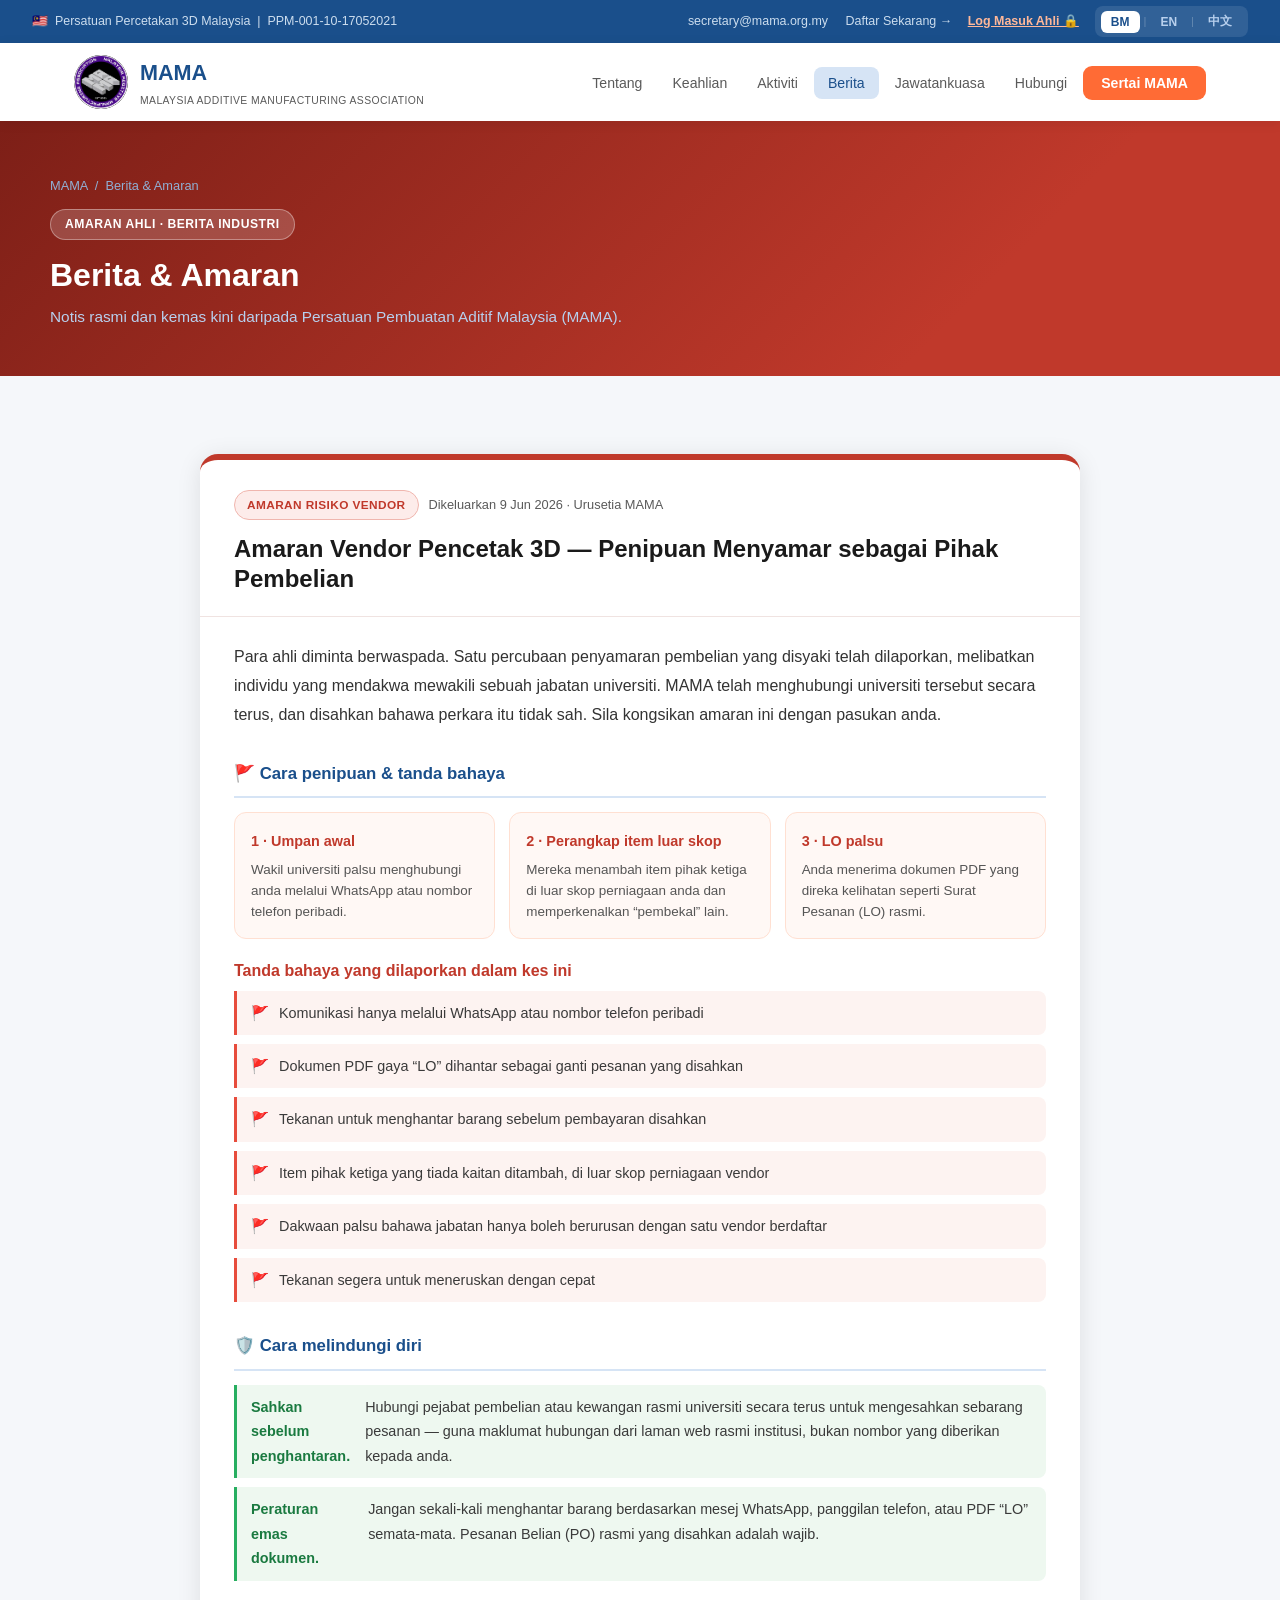
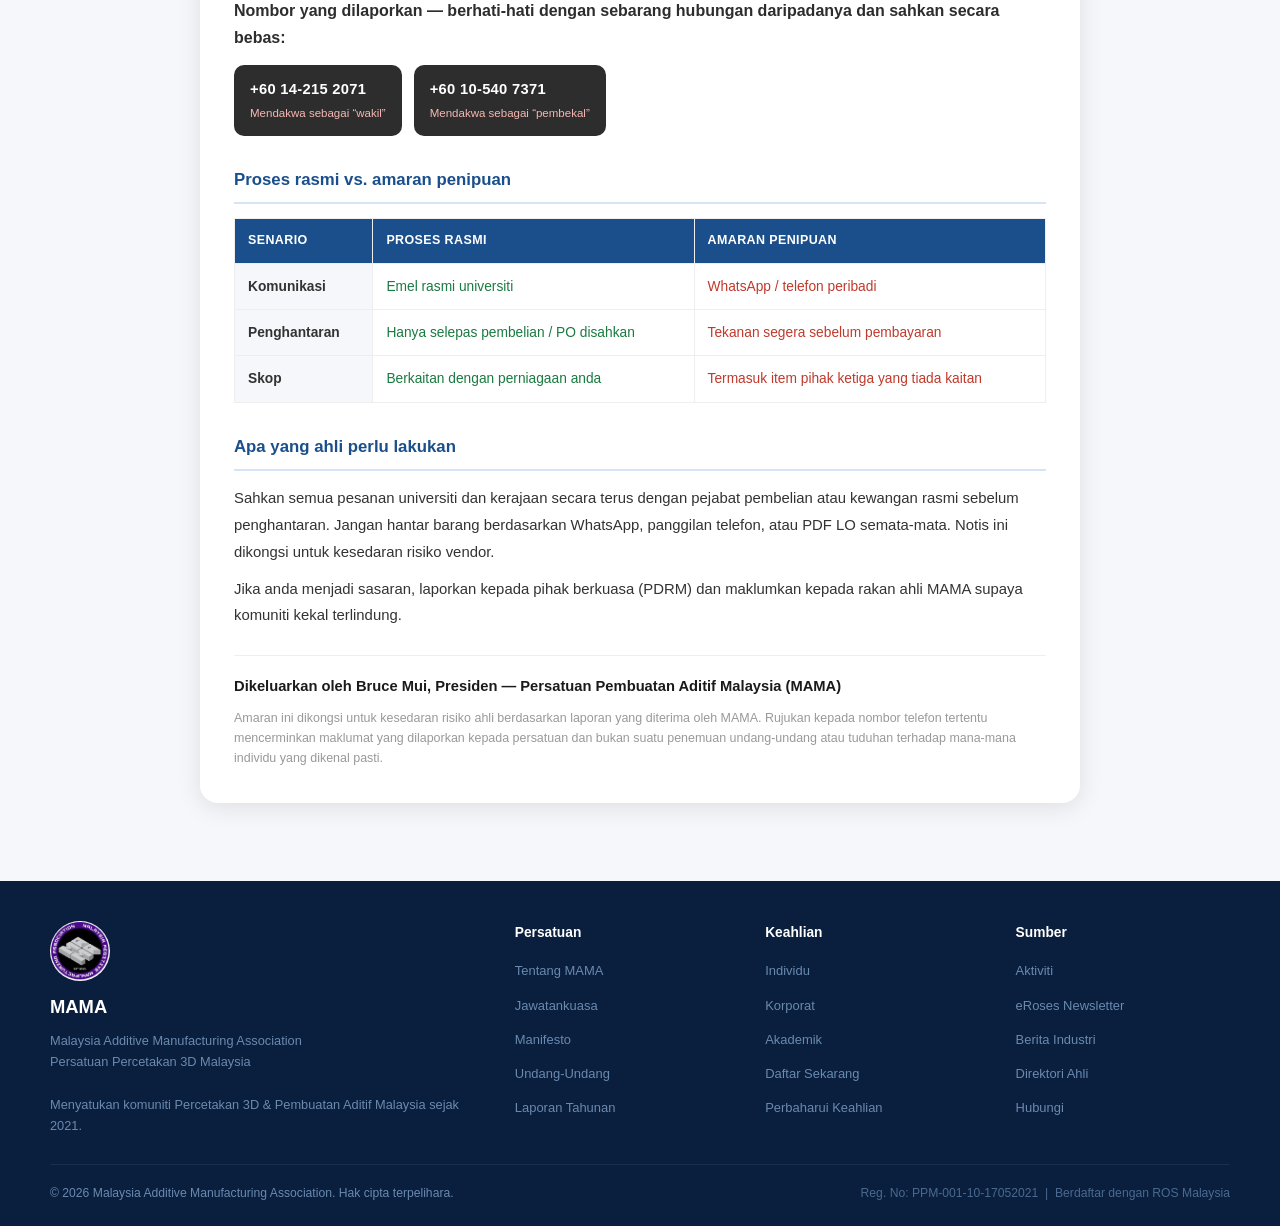
<file: news.html>
<!DOCTYPE html>
<html lang="ms">
<head>
  <meta charset="UTF-8" />
  <meta name="viewport" content="width=device-width, initial-scale=1.0" />
  <title>Berita & Amaran — MAMA | 3D Printer Vendor Alert</title>
  <meta name="description" content="Amaran rasmi MAMA: penipuan menyamar sebagai pihak pembelian universiti menyasarkan vendor pencetakan 3D. Sahkan semua pesanan sebelum penghantaran." />
  <meta name="keywords" content="berita 3D printing, amaran penipuan, MAMA, percetakan 3D Malaysia" />
  <link rel="canonical" href="https://mama.org.my/news.html" />
  <link rel="alternate" hreflang="ms" href="https://mama.org.my/news.html" />
  <link rel="alternate" hreflang="en" href="https://mama.org.my/news.html?lang=en" />
  <link rel="alternate" hreflang="zh" href="https://mama.org.my/news.html?lang=zh" />
  <link rel="alternate" hreflang="x-default" href="https://mama.org.my/news.html" />
  <link rel="stylesheet" href="mama.css" />
</head>
<body>

<!-- TOPBAR -->
<div id="topbar">
  <span class="topbar-left">🇲🇾 &nbsp;<span data-i18n="topbar_reg">Persatuan Percetakan 3D Malaysia</span> &nbsp;|&nbsp; PPM-001-10-17052021</span>
  <div style="display:flex;align-items:center;gap:16px;">
    <span>
      <a href="mailto:secretary@mama.org.my">secretary@mama.org.my</a>
      <a href="register.html" data-i18n="topbar_join">Daftar Sekarang →</a>
      <a href="member.html" data-i18n="topbar_login" style="margin-left:12px; font-weight:700; color:#FFb899; text-decoration:underline;">Log Masuk Ahli 🔒</a>
    </span>
    <!-- LANGUAGE SWITCHER -->
    <div class="lang-switcher">
      <button class="lang-btn active" onclick="setLang('ms')">BM</button>
      <span class="lang-sep">|</span>
      <button class="lang-btn" onclick="setLang('en')">EN</button>
      <span class="lang-sep">|</span>
      <button class="lang-btn" onclick="setLang('zh')">中文</button>
    </div>
  </div>
</div>

<!-- NAVBAR -->
<nav>
  <div class="nav-inner">
    <a href="index.html" class="logo">
      <div class="logo-badge">
        <img src="mama_logo.png" alt="MAMA Logo" onerror="this.src='mama_logo.jpg'" />
      </div>
      <div class="logo-text">
        <div class="abbr">MAMA</div>
        <div class="full" data-i18n="logo_full">Malaysia Additive Manufacturing Association</div>
      </div>
    </a>
    <ul class="nav-links">
      <li><a href="index.html#about" data-i18n="nav_about">Tentang</a></li>
      <li><a href="index.html#membership" data-i18n="nav_membership">Keahlian</a></li>
      <li><a href="index.html#events" data-i18n="nav_events">Aktiviti</a></li>
      <li><a href="news.html" class="active" data-i18n="nav_news">Berita</a></li>
      <li><a href="index.html#committee" data-i18n="nav_committee">Jawatankuasa</a></li>
      <li><a href="index.html#contact" data-i18n="nav_contact">Hubungi</a></li>
      <li><a href="register.html" class="nav-cta" data-i18n="nav_join">Sertai MAMA</a></li>
    </ul>
  </div>
</nav>

<!-- SUB-PAGE HERO -->
<div class="subpage-hero alert">
  <div class="sp-inner">
    <div class="crumb"><a href="index.html">MAMA</a> &nbsp;/&nbsp; <span data-i18n="na_hero_title">Berita & Amaran</span></div>
    <div class="sp-tag" data-i18n="na_hero_tag">Amaran Ahli · Berita Industri</div>
    <h1 data-i18n="na_hero_title">Berita & Amaran</h1>
    <p data-i18n="na_hero_sub">Notis rasmi dan kemas kini daripada Persatuan Pembuatan Aditif Malaysia (MAMA).</p>
  </div>
</div>

<!-- NEWS -->
<section id="news">
  <div class="news-wrap">
    <article class="alert-card">
      <div class="ac-head">
        <div class="ac-meta">
          <span class="ac-badge" data-i18n="na_badge">Amaran Risiko Vendor</span>
          <span class="ac-date" data-i18n="na_date">Dikeluarkan 9 Jun 2026 · Urusetia MAMA</span>
        </div>
        <h2 data-i18n="na_title">Amaran Vendor Pencetak 3D — Penipuan Menyamar sebagai Pihak Pembelian</h2>
      </div>
      <div class="ac-body">
        <p class="ac-lead" data-i18n="na_lead">Para ahli diminta berwaspada. Satu percubaan penyamaran pembelian yang disyaki telah dilaporkan, melibatkan individu yang mendakwa mewakili sebuah jabatan universiti. MAMA telah menghubungi universiti tersebut secara terus, dan disahkan bahawa perkara itu tidak sah. Sila kongsikan amaran ini dengan pasukan anda.</p>

        <h3 class="ac-h3" data-i18n="na_flow_h">🚩 Cara penipuan & tanda bahaya</h3>
        <div class="step-grid">
          <div class="step">
            <div class="st-t" data-i18n="na_flow1_t">1 · Umpan awal</div>
            <div class="st-d" data-i18n="na_flow1_d">Wakil universiti palsu menghubungi anda melalui WhatsApp atau nombor telefon peribadi.</div>
          </div>
          <div class="step">
            <div class="st-t" data-i18n="na_flow2_t">2 · Perangkap item luar skop</div>
            <div class="st-d" data-i18n="na_flow2_d">Mereka menambah item pihak ketiga di luar skop perniagaan anda dan memperkenalkan “pembekal” lain.</div>
          </div>
          <div class="step">
            <div class="st-t" data-i18n="na_flow3_t">3 · LO palsu</div>
            <div class="st-d" data-i18n="na_flow3_d">Anda menerima dokumen PDF yang direka kelihatan seperti Surat Pesanan (LO) rasmi.</div>
          </div>
        </div>
        <p style="font-weight:700;color:#c0392b;margin:18px 0 4px;" data-i18n="na_flags_h">Tanda bahaya yang dilaporkan dalam kes ini</p>
        <ul class="flag-list">
          <li data-i18n="na_flag1">Komunikasi hanya melalui WhatsApp atau nombor telefon peribadi</li>
          <li data-i18n="na_flag2">Dokumen PDF gaya “LO” dihantar sebagai ganti pesanan yang disahkan</li>
          <li data-i18n="na_flag3">Tekanan untuk menghantar barang sebelum pembayaran disahkan</li>
          <li data-i18n="na_flag4">Item pihak ketiga yang tiada kaitan ditambah, di luar skop perniagaan vendor</li>
          <li data-i18n="na_flag5">Dakwaan palsu bahawa jabatan hanya boleh berurusan dengan satu vendor berdaftar</li>
          <li data-i18n="na_flag6">Tekanan segera untuk meneruskan dengan cepat</li>
        </ul>

        <h3 class="ac-h3" data-i18n="na_shield_h">🛡️ Cara melindungi diri</h3>
        <ul class="shield-list">
          <li data-i18n="na_shield1"><strong>Sahkan sebelum penghantaran.</strong> Hubungi pejabat pembelian atau kewangan rasmi universiti secara terus untuk mengesahkan sebarang pesanan — guna maklumat hubungan dari laman web rasmi institusi, bukan nombor yang diberikan kepada anda.</li>
          <li data-i18n="na_shield2"><strong>Peraturan emas dokumen.</strong> Jangan sekali-kali menghantar barang berdasarkan mesej WhatsApp, panggilan telefon, atau PDF “LO” semata-mata. Pesanan Belian (PO) rasmi yang disahkan adalah wajib.</li>
        </ul>
        <p style="font-weight:700;margin:16px 0 4px;" data-i18n="na_shield3">Nombor yang dilaporkan — berhati-hati dengan sebarang hubungan daripadanya dan sahkan secara bebas:</p>
        <div class="num-chips">
          <div class="num-chip">+60 14-215 2071<span data-i18n="na_num1_l">Mendakwa sebagai “wakil”</span></div>
          <div class="num-chip">+60 10-540 7371<span data-i18n="na_num2_l">Mendakwa sebagai “pembekal”</span></div>
        </div>

        <h3 class="ac-h3" data-i18n="na_cmp_h">Proses rasmi vs. amaran penipuan</h3>
        <table class="cmp-table">
          <thead>
            <tr>
              <th data-i18n="na_cmp_scn">Senario</th>
              <th data-i18n="na_cmp_off">Proses rasmi</th>
              <th data-i18n="na_cmp_scm">Amaran penipuan</th>
            </tr>
          </thead>
          <tbody>
            <tr>
              <th data-i18n="na_r1_s">Komunikasi</th>
              <td class="col-ok" data-i18n="na_r1_o">Emel rasmi universiti</td>
              <td class="col-bad" data-i18n="na_r1_w">WhatsApp / telefon peribadi</td>
            </tr>
            <tr>
              <th data-i18n="na_r2_s">Penghantaran</th>
              <td class="col-ok" data-i18n="na_r2_o">Hanya selepas pembelian / PO disahkan</td>
              <td class="col-bad" data-i18n="na_r2_w">Tekanan segera sebelum pembayaran</td>
            </tr>
            <tr>
              <th data-i18n="na_r3_s">Skop</th>
              <td class="col-ok" data-i18n="na_r3_o">Berkaitan dengan perniagaan anda</td>
              <td class="col-bad" data-i18n="na_r3_w">Termasuk item pihak ketiga yang tiada kaitan</td>
            </tr>
          </tbody>
        </table>

        <h3 class="ac-h3" data-i18n="na_close_h">Apa yang ahli perlu lakukan</h3>
        <p style="font-size:0.93rem;color:#333;line-height:1.8;" data-i18n="na_close">Sahkan semua pesanan universiti dan kerajaan secara terus dengan pejabat pembelian atau kewangan rasmi sebelum penghantaran. Jangan hantar barang berdasarkan WhatsApp, panggilan telefon, atau PDF LO semata-mata. Notis ini dikongsi untuk kesedaran risiko vendor.</p>
        <p style="font-size:0.93rem;color:#333;line-height:1.8;margin-top:10px;" data-i18n="na_report">Jika anda menjadi sasaran, laporkan kepada pihak berkuasa (PDRM) dan maklumkan kepada rakan ahli MAMA supaya komuniti kekal terlindung.</p>

        <div class="ac-attrib" data-i18n="na_attrib">Dikeluarkan oleh Bruce Mui, Presiden — Persatuan Pembuatan Aditif Malaysia (MAMA)</div>
        <div class="ac-disclaimer" data-i18n="na_disclaimer">Amaran ini dikongsi untuk kesedaran risiko ahli berdasarkan laporan yang diterima oleh MAMA. Rujukan kepada nombor telefon tertentu mencerminkan maklumat yang dilaporkan kepada persatuan dan bukan suatu penemuan undang-undang atau tuduhan terhadap mana-mana individu yang dikenal pasti.</div>
      </div>
    </article>
  </div>
</section>

<!-- FOOTER -->
<footer>
  <div class="footer-inner">
    <div class="footer-top">
      <div class="footer-brand">
        <img src="mama_logo.png" alt="MAMA" style="width:60px;height:60px;border-radius:50%;margin-bottom:10px;display:block;" onerror="this.src='mama_logo.jpg'" />
        <div class="abbr">MAMA</div>
        <div class="tagline" data-i18n="footer_tagline">Malaysia Additive Manufacturing Association<br>Persatuan Percetakan 3D Malaysia<br><br>Menyatukan komuniti Percetakan 3D &amp; Pembuatan Aditif Malaysia sejak 2021.</div>
      </div>
      <div class="footer-col">
        <h4 data-i18n="fc1_h">Persatuan</h4>
        <ul>
          <li><a href="index.html#about" data-i18n="fc1_1">Tentang MAMA</a></li>
          <li><a href="index.html#committee" data-i18n="fc1_2">Jawatankuasa</a></li>
          <li><a href="index.html#about" data-i18n="fc1_3">Manifesto</a></li>
          <li><a href="#" data-i18n="fc1_4">Undang-Undang</a></li>
          <li><a href="#" data-i18n="fc1_5">Laporan Tahunan</a></li>
        </ul>
      </div>
      <div class="footer-col">
        <h4 data-i18n="fc2_h">Keahlian</h4>
        <ul>
          <li><a href="index.html#membership" data-i18n="fc2_1">Individu</a></li>
          <li><a href="index.html#membership" data-i18n="fc2_2">Korporat</a></li>
          <li><a href="index.html#membership" data-i18n="fc2_3">Akademik</a></li>
          <li><a href="register.html" data-i18n="fc2_4">Daftar Sekarang</a></li>
          <li><a href="#" data-i18n="fc2_5">Perbaharui Keahlian</a></li>
        </ul>
      </div>
      <div class="footer-col">
        <h4 data-i18n="fc3_h">Sumber</h4>
        <ul>
          <li><a href="index.html#events" data-i18n="fc3_1">Aktiviti 2026</a></li>
          <li><a href="#" data-i18n="fc3_2">eRoses Newsletter</a></li>
          <li><a href="news.html" data-i18n="fc3_3">Berita Industri</a></li>
          <li><a href="#" data-i18n="fc3_4">Direktori Ahli</a></li>
          <li><a href="index.html#contact" data-i18n="fc3_5">Hubungi</a></li>
        </ul>
      </div>
    </div>
    <hr class="footer-divider" />
    <div class="footer-bottom">
      <span data-i18n="footer_copy">© 2026 Malaysia Additive Manufacturing Association. Hak cipta terpelihara.</span>
      <span class="reg">Reg. No: PPM-001-10-17052021 &nbsp;|&nbsp; <span data-i18n="footer_ros">Berdaftar dengan ROS Malaysia</span></span>
    </div>
  </div>
</footer>

<script src="mama.js"></script>
<script>
/* News-article translations (merged into the shared dictionary) */
Object.assign(T.ms, {
  na_hero_tag:"Amaran Ahli · Berita Industri", na_hero_title:"Berita & Amaran",
  na_hero_sub:"Notis rasmi dan kemas kini daripada Persatuan Pembuatan Aditif Malaysia (MAMA).",
  na_badge:"Amaran Risiko Vendor", na_date:"Dikeluarkan 9 Jun 2026 · Urusetia MAMA",
  na_title:"Amaran Vendor Pencetak 3D — Penipuan Menyamar sebagai Pihak Pembelian",
  na_lead:"Para ahli diminta berwaspada. Satu percubaan penyamaran pembelian yang disyaki telah dilaporkan, melibatkan individu yang mendakwa mewakili sebuah jabatan universiti. MAMA telah menghubungi universiti tersebut secara terus, dan disahkan bahawa perkara itu tidak sah. Sila kongsikan amaran ini dengan pasukan anda.",
  na_flow_h:"🚩 Cara penipuan & tanda bahaya",
  na_flow1_t:"1 · Umpan awal", na_flow1_d:"Wakil universiti palsu menghubungi anda melalui WhatsApp atau nombor telefon peribadi.",
  na_flow2_t:"2 · Perangkap item luar skop", na_flow2_d:"Mereka menambah item pihak ketiga di luar skop perniagaan anda dan memperkenalkan “pembekal” lain.",
  na_flow3_t:"3 · LO palsu", na_flow3_d:"Anda menerima dokumen PDF yang direka kelihatan seperti Surat Pesanan (LO) rasmi.",
  na_flags_h:"Tanda bahaya yang dilaporkan dalam kes ini",
  na_flag1:"Komunikasi hanya melalui WhatsApp atau nombor telefon peribadi",
  na_flag2:"Dokumen PDF gaya “LO” dihantar sebagai ganti pesanan yang disahkan",
  na_flag3:"Tekanan untuk menghantar barang sebelum pembayaran disahkan",
  na_flag4:"Item pihak ketiga yang tiada kaitan ditambah, di luar skop perniagaan vendor",
  na_flag5:"Dakwaan palsu bahawa jabatan hanya boleh berurusan dengan satu vendor berdaftar",
  na_flag6:"Tekanan segera untuk meneruskan dengan cepat",
  na_shield_h:"🛡️ Cara melindungi diri",
  na_shield1:"<strong>Sahkan sebelum penghantaran.</strong> Hubungi pejabat pembelian atau kewangan rasmi universiti secara terus untuk mengesahkan sebarang pesanan — guna maklumat hubungan dari laman web rasmi institusi, bukan nombor yang diberikan kepada anda.",
  na_shield2:"<strong>Peraturan emas dokumen.</strong> Jangan sekali-kali menghantar barang berdasarkan mesej WhatsApp, panggilan telefon, atau PDF “LO” semata-mata. Pesanan Belian (PO) rasmi yang disahkan adalah wajib.",
  na_shield3:"Nombor yang dilaporkan — berhati-hati dengan sebarang hubungan daripadanya dan sahkan secara bebas:",
  na_num1_l:"Mendakwa sebagai “wakil”", na_num2_l:"Mendakwa sebagai “pembekal”",
  na_cmp_h:"Proses rasmi vs. amaran penipuan",
  na_cmp_scn:"Senario", na_cmp_off:"Proses rasmi", na_cmp_scm:"Amaran penipuan",
  na_r1_s:"Komunikasi", na_r1_o:"Emel rasmi universiti", na_r1_w:"WhatsApp / telefon peribadi",
  na_r2_s:"Penghantaran", na_r2_o:"Hanya selepas pembelian / PO disahkan", na_r2_w:"Tekanan segera sebelum pembayaran",
  na_r3_s:"Skop", na_r3_o:"Berkaitan dengan perniagaan anda", na_r3_w:"Termasuk item pihak ketiga yang tiada kaitan",
  na_close_h:"Apa yang ahli perlu lakukan",
  na_close:"Sahkan semua pesanan universiti dan kerajaan secara terus dengan pejabat pembelian atau kewangan rasmi sebelum penghantaran. Jangan hantar barang berdasarkan WhatsApp, panggilan telefon, atau PDF LO semata-mata. Notis ini dikongsi untuk kesedaran risiko vendor.",
  na_report:"Jika anda menjadi sasaran, laporkan kepada pihak berkuasa (PDRM) dan maklumkan kepada rakan ahli MAMA supaya komuniti kekal terlindung.",
  na_attrib:"Dikeluarkan oleh Bruce Mui, Presiden — Persatuan Pembuatan Aditif Malaysia (MAMA)",
  na_disclaimer:"Amaran ini dikongsi untuk kesedaran risiko ahli berdasarkan laporan yang diterima oleh MAMA. Rujukan kepada nombor telefon tertentu mencerminkan maklumat yang dilaporkan kepada persatuan dan bukan suatu penemuan undang-undang atau tuduhan terhadap mana-mana individu yang dikenal pasti."
});
Object.assign(T.en, {
  na_hero_tag:"Member Alerts · Industry News", na_hero_title:"News & Alerts",
  na_hero_sub:"Official advisories and updates from the Malaysia Additive Manufacturing Association.",
  na_badge:"Vendor Risk Alert", na_date:"Issued 9 June 2026 · MAMA Secretariat",
  na_title:"3D Printer Vendor Alert — Procurement Impersonation Scam",
  na_lead:"Members, please be alert. A suspected procurement-impersonation attempt has been reported, involving a person claiming to represent a university department. MAMA contacted the university directly, which confirmed the matter was not valid. Please share this advisory with your team.",
  na_flow_h:"🚩 The scam workflow & red flags",
  na_flow1_t:"1 · The initial hook", na_flow1_d:"A fake university representative contacts you via WhatsApp or a personal mobile number.",
  na_flow2_t:"2 · The unrelated-item trap", na_flow2_d:"They add a third-party item outside your business scope and introduce a separate “supplier.”",
  na_flow3_t:"3 · The fake LO", na_flow3_d:"You receive a PDF made to look like an official Letter of Order (LO).",
  na_flags_h:"Red flags reported in this case",
  na_flag1:"Communication only through WhatsApp or a personal mobile number",
  na_flag2:"An “LO”-style PDF sent in place of a verified order",
  na_flag3:"Pressure to deliver goods before payment is confirmed",
  na_flag4:"An unrelated third-party item added, outside the vendor’s business scope",
  na_flag5:"A false claim that the department may deal with only one registered vendor",
  na_flag6:"Urgent pressure to proceed quickly",
  na_shield_h:"🛡️ How to protect yourself",
  na_shield1:"<strong>Verify before delivery.</strong> Call the university’s official procurement or finance office directly to confirm any order — using contact details from the institution’s own website, not the numbers given to you.",
  na_shield2:"<strong>The golden rule of documents.</strong> Never deliver based on WhatsApp messages, phone calls, or a PDF “LO” alone. An official, confirmed Purchase Order (PO) is required.",
  na_shield3:"Numbers reported in this attempt — treat any contact from them with caution and verify independently:",
  na_num1_l:"Claimed “representative”", na_num2_l:"Claimed “supplier”",
  na_cmp_h:"Official process vs. scam warning",
  na_cmp_scn:"Scenario", na_cmp_off:"Official process", na_cmp_scm:"Scam warning",
  na_r1_s:"Communication", na_r1_o:"Official university email", na_r1_w:"WhatsApp / personal mobile",
  na_r2_s:"Delivery", na_r2_o:"Only after a confirmed procurement / PO", na_r2_w:"Urgent pressure before payment",
  na_r3_s:"Scope", na_r3_o:"Relevant to your business", na_r3_w:"Includes unrelated third-party items",
  na_close_h:"What members should do",
  na_close:"Verify all university and government orders directly with the official procurement or finance office before delivery. Do not deliver goods based on WhatsApp, a phone call, or a PDF LO alone. This notice is shared for vendor risk awareness.",
  na_report:"If you are targeted, report it to the authorities (PDRM) and alert fellow MAMA members so the community stays protected.",
  na_attrib:"Issued by Bruce Mui, President — Malaysia Additive Manufacturing Association",
  na_disclaimer:"This advisory is shared for member risk-awareness based on a report received by MAMA. References to specific phone numbers reflect information reported to the association and do not constitute a legal finding or an accusation against any identified individual."
});
Object.assign(T.zh, {
  na_hero_tag:"会员警示 · 行业资讯", na_hero_title:"新闻与警示",
  na_hero_sub:"马来西亚增材制造协会（MAMA）的官方公告与更新。",
  na_badge:"供应商风险警示", na_date:"发布于 2026年6月9日 · MAMA 秘书处",
  na_title:"3D 打印机供应商警示 — 冒充大学采购的骗局",
  na_lead:"请各会员提高警惕。我们接获一宗疑似冒充采购的举报，涉及一名自称代表某大学部门的人士。MAMA 已直接联系该大学，校方确认此事并不属实。请将此警示转告您的团队。",
  na_flow_h:"🚩 骗局流程与危险信号",
  na_flow1_t:"1 · 初次接触", na_flow1_d:"假冒的大学代表通过 WhatsApp 或私人手机号码与您联系。",
  na_flow2_t:"2 · 无关物品陷阱", na_flow2_d:"对方加入超出您业务范围的第三方物品，并介绍另一名“供应商”。",
  na_flow3_t:"3 · 伪造采购函（LO）", na_flow3_d:"您会收到一份伪装成正式采购函（LO）的 PDF 文件。",
  na_flags_h:"本案中举报的危险信号",
  na_flag1:"仅通过 WhatsApp 或私人手机号码沟通",
  na_flag2:"以“LO”样式的 PDF 取代经核实的正式订单",
  na_flag3:"在付款确认之前施压要求交货",
  na_flag4:"加入与供应商业务范围无关的第三方物品",
  na_flag5:"谎称该部门只能与一家注册供应商往来",
  na_flag6:"紧急施压，要求尽快进行",
  na_shield_h:"🛡️ 如何保护自己",
  na_shield1:"<strong>交货前先核实。</strong>直接致电大学的官方采购或财务部门核实任何订单——使用院校官网上的联系方式，而非对方提供的号码。",
  na_shield2:"<strong>文件的黄金法则。</strong>切勿仅凭 WhatsApp 信息、电话或 PDF“LO”交货。必须有正式、经确认的采购订单（PO）。",
  na_shield3:"此次事件中举报的号码——对来自这些号码的任何联系都应谨慎对待，并独立核实：",
  na_num1_l:"自称“代表”", na_num2_l:"自称“供应商”",
  na_cmp_h:"正规流程 vs. 骗局警示",
  na_cmp_scn:"情境", na_cmp_off:"正规流程", na_cmp_scm:"骗局警示",
  na_r1_s:"沟通方式", na_r1_o:"大学官方电邮", na_r1_w:"WhatsApp / 私人手机",
  na_r2_s:"交货", na_r2_o:"仅在采购 / PO 确认后", na_r2_w:"付款前紧急施压",
  na_r3_s:"范围", na_r3_o:"与您的业务相关", na_r3_w:"包含无关的第三方物品",
  na_close_h:"会员应采取的行动",
  na_close:"在交货前，直接向官方采购或财务部门核实所有大学与政府订单。切勿仅凭 WhatsApp、电话或 PDF 采购函交货。本通知旨在提高供应商风险意识。",
  na_report:"若您成为目标，请向当局（PDRM 警方）举报，并通知其他 MAMA 会员，让整个社区保持警惕。",
  na_attrib:"由 Bruce Mui 发布，主席 — 马来西亚增材制造协会（MAMA）",
  na_disclaimer:"本警示基于 MAMA 接获的举报，仅供会员风险意识参考。文中提及的特定电话号码反映的是向协会举报的信息，并不构成法律认定，也不构成对任何特定个人的指控。"
});
applyTranslations();
</script>
</body>
</html>
</file>
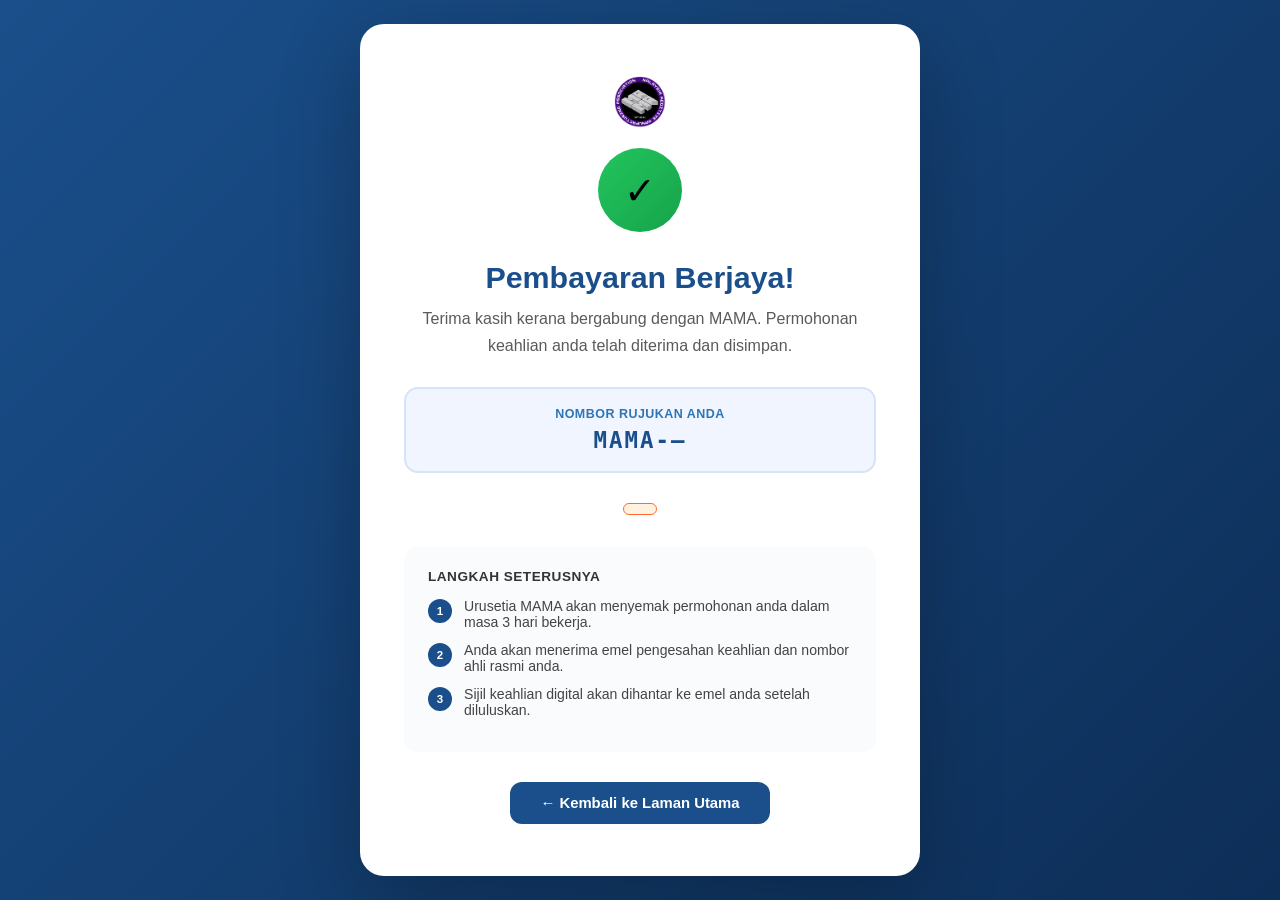
<file: success.html>
<!DOCTYPE html>
<html lang="ms">
<head>
  <meta charset="UTF-8"/>
  <meta name="viewport" content="width=device-width, initial-scale=1.0"/>
  <title>Terima Kasih – MAMA Membership</title>
  <meta name="robots" content="noindex">
  <style>
    *,*::before,*::after{box-sizing:border-box;margin:0;padding:0}
    html{scroll-behavior:smooth}
    body{font-family:'Segoe UI',Arial,sans-serif;background:linear-gradient(135deg,#1A4F8B 0%,#0d2e57 100%);min-height:100vh;display:flex;align-items:center;justify-content:center;padding:24px}
    .card{background:#fff;border-radius:24px;padding:52px 44px;max-width:560px;width:100%;text-align:center;box-shadow:0 24px 80px rgba(0,0,0,0.25)}
    .icon{width:84px;height:84px;background:linear-gradient(135deg,#22c55e,#16a34a);border-radius:50%;display:flex;align-items:center;justify-content:center;margin:0 auto 28px;font-size:2.4rem;animation:pop .5s cubic-bezier(.175,.885,.32,1.275)}
    @keyframes pop{from{transform:scale(0);opacity:0}to{transform:scale(1);opacity:1}}
    h1{font-size:1.9rem;font-weight:800;color:#1A4F8B;margin-bottom:10px}
    .sub{color:#5a5a5a;font-size:1rem;line-height:1.7;margin-bottom:28px}
    .ref-box{background:#f0f5ff;border:2px solid #d6e4f5;border-radius:14px;padding:18px 24px;margin-bottom:30px}
    .ref-label{font-size:0.78rem;color:#2E75B6;font-weight:700;text-transform:uppercase;letter-spacing:0.5px;margin-bottom:6px}
    .ref-num{font-size:1.4rem;font-weight:800;color:#1A4F8B;letter-spacing:2px;font-family:monospace}
    .steps{text-align:left;background:#fafbfc;border-radius:14px;padding:22px 24px;margin-bottom:30px}
    .steps h3{font-size:0.85rem;font-weight:700;color:#333;text-transform:uppercase;letter-spacing:0.5px;margin-bottom:14px}
    .step{display:flex;gap:12px;align-items:flex-start;margin-bottom:12px;font-size:0.88rem;color:#444}
    .step-n{width:24px;height:24px;background:#1A4F8B;color:#fff;border-radius:50%;display:flex;align-items:center;justify-content:center;font-size:0.72rem;font-weight:700;flex-shrink:0;margin-top:1px}
    .amount-badge{display:inline-block;background:#fff3e0;border:1.5px solid #FF6B35;border-radius:50px;padding:5px 16px;font-size:0.83rem;font-weight:700;color:#FF6B35;margin-bottom:28px}
    .btn-home{display:inline-block;background:#1A4F8B;color:#fff;padding:13px 30px;border-radius:12px;font-weight:700;font-size:0.93rem;text-decoration:none;transition:.2s}
    .btn-home:hover{background:#0d2e57;transform:translateY(-2px)}
    .mama-logo{width:52px;height:52px;border-radius:50%;object-fit:cover;margin:0 auto 20px;display:block}
  </style>
</head>
<body>
<div class="card">
  <img src="mama_logo.png" class="mama-logo" onerror="this.src='mama_logo.jpg'" alt="MAMA"/>
  <div class="icon">✓</div>
  <h1 id="title">Pembayaran Berjaya!</h1>
  <p class="sub" id="subtext">Terima kasih kerana bergabung dengan MAMA. Permohonan keahlian anda telah diterima dan disimpan.</p>
  <div class="ref-box">
    <div class="ref-label">Nombor Rujukan Anda</div>
    <div class="ref-num" id="refNum">—</div>
  </div>
  <div class="amount-badge" id="amountBadge"></div>
  <div class="steps">
    <h3 id="nextLabel">Langkah Seterusnya</h3>
    <div class="step"><div class="step-n">1</div><span id="s1">Urusetia MAMA akan menyemak permohonan anda dalam masa 3 hari bekerja.</span></div>
    <div class="step"><div class="step-n">2</div><span id="s2">Anda akan menerima emel pengesahan keahlian dan nombor ahli rasmi anda.</span></div>
    <div class="step"><div class="step-n">3</div><span id="s3">Sijil keahlian digital akan dihantar ke emel anda setelah diluluskan.</span></div>
  </div>
  <a href="/" class="btn-home" id="homeBtn">← Kembali ke Laman Utama</a>
</div>
<script>
  const p = new URLSearchParams(location.search);
  const ref = p.get('ref') || '—';
  const amount = p.get('amt') || '';
  const lang = p.get('lang') || 'ms';
  document.getElementById('refNum').textContent = 'MAMA-' + ref.toUpperCase();
  if(amount) document.getElementById('amountBadge').textContent = 'Jumlah Dibayar: RM ' + amount;
  if(lang === 'en') {
    document.getElementById('title').textContent = 'Payment Successful!';
    document.getElementById('subtext').textContent = 'Thank you for joining MAMA. Your membership application has been received and saved.';
    document.getElementById('nextLabel').textContent = 'Next Steps';
    document.getElementById('s1').textContent = 'The MAMA Secretariat will review your application within 3 working days.';
    document.getElementById('s2').textContent = 'You will receive an email with your membership confirmation and official member number.';
    document.getElementById('s3').textContent = 'Your digital membership certificate will be sent to your email once approved.';
    document.getElementById('homeBtn').textContent = '← Back to Home';
    if(amount) document.getElementById('amountBadge').textContent = 'Amount Paid: RM ' + amount;
  } else if(lang === 'zh') {
    document.getElementById('title').textContent = '付款成功！';
    document.getElementById('subtext').textContent = '感谢您加入 MAMA。您的会员申请已收到并保存。';
    document.getElementById('nextLabel').textContent = '后续步骤';
    document.getElementById('s1').textContent = 'MAMA 秘书处将在 3 个工作日内审核您的申请。';
    document.getElementById('s2').textContent = '审批后您将收到电子邮件确认及正式会员编号。';
    document.getElementById('s3').textContent = '批准后，数字会员证书将发送至您的电子邮件。';
    document.getElementById('homeBtn').textContent = '← 返回主页';
    if(amount) document.getElementById('amountBadge').textContent = '已付金额：RM ' + amount;
  }
</script>
</body>
</html>
</file>
<file: mama.css>
*, *::before, *::after { box-sizing: border-box; margin: 0; padding: 0; }
    html { scroll-behavior: smooth; }
    body { font-family: 'Segoe UI', Arial, sans-serif; color: #2d2d2d; background: #fff; line-height: 1.7; }
    img { max-width: 100%; }
    a { text-decoration: none; color: inherit; }

    :root {
      --blue:     #1A4F8B;
      --blue-mid: #2E75B6;
      --blue-lt:  #D6E4F5;
      --accent:   #FF6B35;
      --grey:     #5a5a5a;
      --grey-lt:  #f5f7fa;
      --white:    #ffffff;
      --shadow:   0 4px 24px rgba(0,0,0,0.10);
    }

    /* ── TOPBAR ── */
    #topbar {
      background: var(--blue);
      color: #cde;
      font-size: 0.78rem;
      padding: 6px 32px;
      display: flex;
      justify-content: space-between;
      align-items: center;
      gap: 12px;
    }
    #topbar a { color: #cde; margin-left: 14px; }
    #topbar a:hover { color: #fff; }

    /* ── LANG SWITCHER ── */
    .lang-switcher {
      display: flex;
      align-items: center;
      gap: 4px;
      background: rgba(255,255,255,0.1);
      border-radius: 8px;
      padding: 3px 6px;
    }
    .lang-btn {
      background: transparent;
      border: 1px solid transparent;
      border-radius: 6px;
      color: #b8d0ee;
      font-size: 0.75rem;
      font-weight: 700;
      padding: 3px 9px;
      cursor: pointer;
      transition: .2s;
      font-family: inherit;
    }
    .lang-btn:hover { background: rgba(255,255,255,0.12); color: #fff; }
    .lang-btn.active { background: #fff; color: var(--blue); border-color: transparent; }
    .lang-sep { color: rgba(255,255,255,0.25); font-size: 0.7rem; }

    /* ── NAVBAR ── */
    nav {
      background: #fff;
      box-shadow: 0 2px 12px rgba(0,0,0,0.08);
      position: sticky; top: 0; z-index: 100;
    }
    .nav-inner {
      max-width: 1180px; margin: 0 auto;
      display: flex; align-items: center; justify-content: space-between;
      padding: 12px 24px;
    }
    .logo { display: flex; align-items: center; gap: 12px; }
    .logo-badge {
      width: 54px; height: 54px;
      border-radius: 50%;
      overflow: hidden;
      flex-shrink: 0;
      background: #000;
      display: flex; align-items: center; justify-content: center;
    }
    .logo-badge img { width: 54px; height: 54px; object-fit: cover; border-radius: 50%; }
    .logo-text .abbr { font-size: 1.35rem; font-weight: 800; color: var(--blue); }
    .logo-text .full { font-size: 0.65rem; color: var(--grey); text-transform: uppercase; letter-spacing: 0.4px; }
    .nav-links { display: flex; gap: 2px; align-items: center; list-style: none; }
    .nav-links a {
      padding: 8px 14px; border-radius: 8px;
      font-size: 0.88rem; font-weight: 500; color: var(--grey);
      transition: background .2s, color .2s;
    }
    .nav-links a:hover { background: var(--blue-lt); color: var(--blue); }
    .nav-cta {
      background: var(--accent) !important; color: #fff !important;
      font-weight: 700 !important; padding: 9px 18px !important; border-radius: 9px !important;
    }
    .nav-cta:hover { background: #e55a25 !important; }

    /* ── ANNOUNCE ── */
    #announce {
      background: linear-gradient(90deg, var(--accent), #e55a25);
      color: #fff; text-align: center; padding: 10px 24px;
      font-size: 0.87rem; font-weight: 600;
    }
    #announce a { color: #ffe; text-decoration: underline; }

    /* ── HERO ── */
    #hero {
      background: linear-gradient(135deg, var(--blue) 0%, #0d2e57 60%, #1a3a6e 100%);
      color: #fff; padding: 88px 24px 76px; position: relative; overflow: hidden;
    }
    #hero::before {
      content: ""; position: absolute; right: -80px; top: -80px;
      width: 480px; height: 480px; border-radius: 50%;
      background: rgba(255,255,255,0.04);
    }
    #hero::after {
      content: ""; position: absolute; right: 80px; bottom: -120px;
      width: 320px; height: 320px; border-radius: 50%;
      background: rgba(255,255,255,0.03);
    }
    .hero-inner {
      max-width: 1180px; margin: 0 auto;
      display: grid; grid-template-columns: 1fr 1fr;
      gap: 60px; align-items: center; position: relative; z-index: 1;
    }
    .hero-tag {
      display: inline-block;
      background: rgba(255,107,53,0.25); color: #ffb899;
      border: 1px solid rgba(255,107,53,0.4); border-radius: 50px;
      font-size: 0.8rem; font-weight: 600; padding: 4px 14px;
      margin-bottom: 20px; letter-spacing: 0.5px;
    }
    #hero h1 { font-size: 2.7rem; font-weight: 800; line-height: 1.15; margin-bottom: 20px; }
    #hero h1 span { color: #FF6B35; }
    #hero p { font-size: 1rem; color: #b8d0ee; margin-bottom: 32px; line-height: 1.8; }
    .hero-btns { display: flex; gap: 14px; flex-wrap: wrap; }
    .btn-primary {
      background: var(--accent); color: #fff; padding: 13px 26px;
      border-radius: 10px; font-weight: 700; font-size: 0.93rem;
      transition: background .2s, transform .15s; border: none; cursor: pointer; display: inline-block;
    }
    .btn-primary:hover { background: #e55a25; transform: translateY(-2px); }
    .btn-outline {
      border: 2px solid rgba(255,255,255,0.35); color: #fff; padding: 13px 26px;
      border-radius: 10px; font-weight: 600; font-size: 0.93rem;
      transition: .2s; display: inline-block;
    }
    .btn-outline:hover { border-color: #fff; background: rgba(255,255,255,0.08); transform: translateY(-2px); }
    .stat-grid { display: grid; grid-template-columns: 1fr 1fr; gap: 14px; }
    .stat-card {
      background: rgba(255,255,255,0.07); border: 1px solid rgba(255,255,255,0.12);
      border-radius: 14px; padding: 20px 18px; text-align: center;
    }
    .stat-num { font-size: 2rem; font-weight: 800; color: #FF6B35; }
    .stat-label { font-size: 0.76rem; color: #b0c8e8; margin-top: 4px; }
    .reg-badge {
      background: rgba(255,255,255,0.06); border: 1px solid rgba(255,255,255,0.12);
      border-radius: 14px; padding: 14px 18px;
      font-size: 0.82rem; color: #90afd4; text-align: center; margin-top: 14px;
    }
    .reg-badge strong { color: #fff; }

    /* ── SECTIONS ── */
    section { padding: 78px 24px; }
    .section-inner { max-width: 1180px; margin: 0 auto; }
    .section-tag {
      display: inline-block; background: var(--blue-lt); color: var(--blue);
      border-radius: 50px; font-size: 0.77rem; font-weight: 700;
      padding: 4px 14px; margin-bottom: 12px; text-transform: uppercase; letter-spacing: 0.5px;
    }
    .section-title { font-size: 1.95rem; font-weight: 800; color: var(--blue); margin-bottom: 14px; line-height: 1.2; }
    .section-sub { color: var(--grey); font-size: 1rem; max-width: 620px; margin-bottom: 44px; }

    /* ── ABOUT ── */
    #about { background: var(--grey-lt); }
    .about-grid { display: grid; grid-template-columns: 1fr 1fr; gap: 60px; align-items: center; }
    .about-points { display: flex; flex-direction: column; gap: 18px; margin-top: 20px; }
    .about-point { display: flex; gap: 14px; align-items: flex-start; }
    .point-icon {
      width: 42px; height: 42px; background: var(--blue); border-radius: 10px;
      display: flex; align-items: center; justify-content: center;
      font-size: 1.15rem; flex-shrink: 0; color: #fff;
    }
    .point-text strong { display: block; font-weight: 700; color: #1a1a1a; margin-bottom: 2px; }
    .point-text span { font-size: 0.9rem; color: var(--grey); }
    .manifesto-grid { display: grid; grid-template-columns: 1fr 1fr; gap: 12px; }
    .manifesto-card {
      background: #fff; border-radius: 12px; padding: 16px 14px;
      box-shadow: var(--shadow); border-left: 4px solid var(--blue-mid);
    }
    .manifesto-card .m-num { font-size: 0.72rem; color: var(--blue-mid); font-weight: 700; margin-bottom: 4px; }
    .manifesto-card .m-text { font-size: 0.86rem; color: #333; font-weight: 500; line-height: 1.4; }

    /* ── MEMBERSHIP ── */
    #membership { background: #fff; }
    .mem-cards { display: grid; grid-template-columns: repeat(auto-fill,minmax(210px,1fr)); gap: 22px; margin-bottom: 0; }
    .mem-card {
      border-radius: 16px; padding: 30px 26px; text-align: center;
      box-shadow: var(--shadow); border: 2px solid transparent;
      transition: border-color .2s, transform .2s; background: #fff;
    }
    .mem-card:hover { border-color: var(--blue); transform: translateY(-4px); }
    .mem-card.featured { background: linear-gradient(135deg, var(--blue), #0d2e57); color: #fff; }
    .mem-card .mem-icon { font-size: 2.2rem; margin-bottom: 14px; }
    .mem-card .mem-type { font-size: 0.78rem; font-weight: 700; text-transform: uppercase; letter-spacing: 1px; color: var(--blue-mid); margin-bottom: 8px; }
    .mem-card.featured .mem-type { color: #90c5f5; }
    .mem-card .mem-price { font-size: 1.9rem; font-weight: 800; color: var(--blue); margin-bottom: 4px; }
    .mem-card.featured .mem-price { color: #fff; }
    .mem-card .mem-price-sub { font-size: 0.78rem; color: var(--grey); margin-bottom: 18px; }
    .mem-card.featured .mem-price-sub { color: #90c5f5; }
    .mem-card ul { list-style: none; text-align: left; margin-bottom: 22px; display: flex; flex-direction: column; gap: 8px; }
    .mem-card ul li { font-size: 0.87rem; color: #444; display: flex; gap: 8px; align-items: flex-start; }
    .mem-card.featured ul li { color: #c6dff8; }
    .mem-card ul li::before { content: "✓"; color: var(--accent); font-weight: 700; flex-shrink: 0; }
    .mem-card .btn-mem {
      display: block; text-align: center; padding: 10px 18px; border-radius: 10px;
      font-weight: 700; font-size: 0.88rem; background: var(--blue-lt); color: var(--blue); transition: .2s;
    }
    .mem-card .btn-mem:hover { background: var(--blue); color: #fff; }
    .mem-card.featured .btn-mem { background: var(--accent); color: #fff; }
    .mem-card.featured .btn-mem:hover { background: #e55a25; }

    input[type=file] {
      border: 2px dashed #c8d8ee; background: #f5f9ff; padding: 10px 12px;
      border-radius: 8px; cursor: pointer; font-size: 0.83rem; color: #555;
    }
    .stu-section-label {
      font-size: 0.75rem; font-weight: 700; text-transform: uppercase;
      letter-spacing: 0.6px; color: var(--accent); border-bottom: 1px solid #eee;
      padding-bottom: 6px; margin: 4px 0 16px;
    }
    .email-hint { font-size: 0.76rem; color: var(--accent); margin-top: 4px; display:none; }

    /* ── REGISTER ── */
    #register { background: var(--grey-lt); }
    .form-wrap {
      background: #fff; border-radius: 20px; box-shadow: var(--shadow);
      padding: 44px 44px; max-width: 760px; margin: 0 auto;
    }
    .form-row { display: grid; grid-template-columns: 1fr 1fr; gap: 18px; }
    .form-group { margin-bottom: 18px; }
    label { display: block; font-size: 0.85rem; font-weight: 600; color: #333; margin-bottom: 6px; }
    .required { color: var(--accent); }
    input[type=text], input[type=email], input[type=tel], select, textarea {
      width: 100%; border: 1.5px solid #ddd; border-radius: 10px;
      padding: 11px 14px; font-size: 0.91rem; font-family: inherit; color: #222;
      outline: none; transition: .2s; background: #fafafa;
    }
    input:focus, select:focus, textarea:focus {
      border-color: var(--blue-mid); box-shadow: 0 0 0 3px rgba(46,117,182,0.12); background: #fff;
    }
    textarea { resize: vertical; min-height: 90px; }
    .form-type-toggle { display: flex; gap: 10px; margin-bottom: 26px; }
    .toggle-btn {
      flex: 1; padding: 11px; border: 2px solid #ddd; border-radius: 10px;
      text-align: center; cursor: pointer; font-weight: 600; font-size: 0.88rem;
      color: var(--grey); transition: .2s; background: #fafafa;
    }
    .toggle-btn.active { border-color: var(--blue); background: var(--blue-lt); color: var(--blue); }
    .fee-note {
      background: var(--blue-lt); border-left: 4px solid var(--blue);
      border-radius: 0 10px 10px 0; padding: 13px 17px;
      font-size: 0.86rem; color: var(--blue); margin-bottom: 22px;
    }
    .submit-btn {
      width: 100%; background: var(--blue); color: #fff; border: none;
      border-radius: 12px; padding: 14px; font-size: 0.97rem; font-weight: 700;
      cursor: pointer; transition: .2s;
    }
    .submit-btn:hover { background: #0d2e57; transform: translateY(-2px); }
    .form-footer-note { text-align: center; font-size: 0.8rem; color: var(--grey); margin-top: 16px; }
    .success-msg {
      display: none; background: #e8f7e8; border: 1.5px solid #5cb85c;
      border-radius: 12px; padding: 20px 24px; text-align: center;
      color: #2d7a2d; font-weight: 600; margin-top: 20px;
    }

    /* ── EVENTS ── */
    #events { background: #fff; }
    .events-grid { display: grid; grid-template-columns: repeat(3,1fr); gap: 22px; }
    .event-card { border-radius: 14px; border: 1.5px solid #eee; overflow: hidden; transition: .2s; }
    .event-card:hover { box-shadow: var(--shadow); transform: translateY(-3px); }
    .event-top { background: var(--blue); padding: 20px 22px; color: #fff; }
    .event-date { font-size: 0.76rem; color: #90c5f5; margin-bottom: 6px; }
    .event-title { font-size: 0.97rem; font-weight: 700; line-height: 1.3; }
    .event-body { padding: 17px 22px; }
    .event-mode {
      display: inline-block; background: #e8f0fb; color: var(--blue);
      border-radius: 50px; font-size: 0.7rem; font-weight: 700; padding: 3px 10px; margin-bottom: 10px;
    }
    .event-desc { font-size: 0.86rem; color: var(--grey); }
    .event-link { display: inline-block; margin-top: 12px; font-size: 0.84rem; font-weight: 700; color: var(--blue); }

    /* ── COMMITTEE ── */
    #committee { background: var(--grey-lt); }
    .committee-grid { display: grid; grid-template-columns: repeat(4,1fr); gap: 20px; }
    .member-card {
      background: #fff; border-radius: 14px; padding: 22px 16px;
      text-align: center; box-shadow: 0 2px 12px rgba(0,0,0,0.06); transition: .2s;
    }
    .member-card:hover { transform: translateY(-3px); }
    .member-avatar {
      width: 64px; height: 64px; border-radius: 50%; background: var(--blue);
      margin: 0 auto 13px; display: flex; align-items: center; justify-content: center;
      font-size: 1.3rem; font-weight: 800; color: #fff;
    }
    .member-name { font-size: 0.88rem; font-weight: 700; color: #1a1a1a; margin-bottom: 4px; }
    .member-pos { font-size: 0.74rem; color: var(--blue-mid); font-weight: 600; margin-bottom: 4px; }
    .member-org { font-size: 0.72rem; color: var(--grey); }
    .member-state {
      display: inline-block; margin-top: 8px; background: var(--blue-lt); color: var(--blue);
      border-radius: 50px; font-size: 0.68rem; padding: 2px 10px; font-weight: 600;
    }

    /* ── CONTACT ── */
    #contact { background: var(--blue); color: #fff; padding: 78px 24px; }
    .contact-inner {
      max-width: 1180px; margin: 0 auto;
      display: grid; grid-template-columns: 1fr 1fr; gap: 60px; align-items: start;
    }
    #contact .section-title { color: #fff; }
    .contact-items { display: flex; flex-direction: column; gap: 18px; margin-top: 28px; }
    .contact-item { display: flex; gap: 14px; align-items: flex-start; }
    .c-icon {
      width: 42px; height: 42px; background: rgba(255,255,255,0.12); border-radius: 10px;
      display: flex; align-items: center; justify-content: center; font-size: 1.15rem; flex-shrink: 0;
    }
    .c-label { font-size: 0.75rem; color: #90afd4; margin-bottom: 2px; text-transform: uppercase; letter-spacing: 0.5px; }
    .c-value { font-size: 0.93rem; color: #fff; }
    .contact-form { display: flex; flex-direction: column; gap: 13px; }
    .contact-form input, .contact-form textarea {
      background: rgba(255,255,255,0.08); border: 1.5px solid rgba(255,255,255,0.2);
      border-radius: 10px; padding: 11px 14px; color: #fff; font-family: inherit; font-size: 0.91rem; outline: none;
    }
    .contact-form input::placeholder, .contact-form textarea::placeholder { color: #90afd4; }
    .contact-form input:focus, .contact-form textarea:focus { border-color: rgba(255,255,255,0.5); }
    .contact-form textarea { min-height: 110px; resize: vertical; }

    /* ── FOOTER ── */
    footer { background: #0a1e3d; color: #6a8ab0; padding: 40px 24px 22px; }
    .footer-inner { max-width: 1180px; margin: 0 auto; }
    .footer-top { display: grid; grid-template-columns: 2fr 1fr 1fr 1fr; gap: 36px; margin-bottom: 28px; }
    .footer-brand .abbr { font-size: 1.15rem; font-weight: 800; color: #fff; }
    .footer-brand .tagline { font-size: 0.8rem; color: #6a8ab0; margin-top: 8px; line-height: 1.65; }
    .footer-col h4 { color: #fff; font-size: 0.86rem; font-weight: 700; margin-bottom: 12px; }
    .footer-col ul { list-style: none; display: flex; flex-direction: column; gap: 7px; }
    .footer-col ul li a { font-size: 0.81rem; color: #6a8ab0; transition: color .2s; }
    .footer-col ul li a:hover { color: #fff; }
    hr.footer-divider { border: none; border-top: 1px solid rgba(255,255,255,0.07); margin-bottom: 18px; }
    .footer-bottom { display: flex; justify-content: space-between; align-items: center; font-size: 0.76rem; }
    .footer-bottom .reg { color: #4a6a90; }

    /* ── RESPONSIVE ── */
    @media (max-width: 920px) {
      .hero-inner, .about-grid, .contact-inner { grid-template-columns: 1fr; gap: 36px; }
      .mem-cards { grid-template-columns: 1fr; }
      .events-grid, .committee-grid { grid-template-columns: 1fr 1fr; }
      .footer-top { grid-template-columns: 1fr 1fr; }
      .form-row { grid-template-columns: 1fr; }
      .form-wrap { padding: 28px 20px; }
      #hero h1 { font-size: 2rem; }
    }
    @media (max-width: 560px) {
      .events-grid, .committee-grid, .manifesto-grid { grid-template-columns: 1fr; }
      .footer-top { grid-template-columns: 1fr; gap: 20px; }
      .footer-bottom { flex-direction: column; gap: 8px; text-align: center; }
      .stat-grid { grid-template-columns: 1fr 1fr; }
      #topbar .topbar-left { display: none; }
    }
    [id] { scroll-margin-top: 80px; }

    /* ── NAV ACTIVE (current page) ── */
    .nav-links a.active { background: var(--blue-lt); color: var(--blue); }

    /* ── ANNOUNCE: ALERT VARIANT ── */
    #announce.alert { background: linear-gradient(90deg, #c0392b, #e74c3c); }
    #announce.alert a { color: #fff; }

    /* ── SUB-PAGE HERO (register / news) ── */
    .subpage-hero { background: linear-gradient(135deg, var(--blue) 0%, #0d2e57 70%); color: #fff; padding: 54px 24px 46px; }
    .subpage-hero .sp-inner { max-width: 1180px; margin: 0 auto; }
    .subpage-hero .crumb { font-size: 0.8rem; color: #90afd4; margin-bottom: 12px; }
    .subpage-hero .crumb a { color: #90afd4; }
    .subpage-hero .crumb a:hover { color: #fff; }
    .subpage-hero .sp-tag {
      display: inline-block; background: rgba(255,107,53,0.25); color: #ffb899;
      border: 1px solid rgba(255,107,53,0.4); border-radius: 50px;
      font-size: 0.76rem; font-weight: 700; padding: 4px 14px; margin-bottom: 16px;
      text-transform: uppercase; letter-spacing: 0.5px;
    }
    .subpage-hero h1 { font-size: 2rem; font-weight: 800; line-height: 1.2; margin-bottom: 10px; }
    .subpage-hero p { color: #b8d0ee; font-size: 0.96rem; max-width: 640px; }
    .subpage-hero.alert { background: linear-gradient(135deg, #7d1f17 0%, #c0392b 75%); }
    .subpage-hero.alert .sp-tag { background: rgba(255,255,255,0.18); color: #fff; border-color: rgba(255,255,255,0.35); }

    /* ── NEWS / ALERT CARD ── */
    #news { background: var(--grey-lt); }
    .news-wrap { max-width: 880px; margin: 0 auto; }
    .alert-card { background: #fff; border-radius: 18px; box-shadow: var(--shadow); border-top: 6px solid #c0392b; overflow: hidden; }
    .alert-card .ac-head { padding: 30px 34px 22px; border-bottom: 1px solid #f0e3e1; }
    .ac-meta { display: flex; gap: 10px; align-items: center; flex-wrap: wrap; margin-bottom: 14px; }
    .ac-badge {
      display: inline-block; background: #fdecea; color: #c0392b; border: 1px solid #f0b6ae;
      border-radius: 50px; font-size: 0.74rem; font-weight: 800; padding: 4px 12px;
      text-transform: uppercase; letter-spacing: 0.4px;
    }
    .ac-date { font-size: 0.8rem; color: var(--grey); }
    .alert-card h2 { font-size: 1.5rem; font-weight: 800; color: #1a1a1a; line-height: 1.25; }
    .ac-body { padding: 26px 34px 34px; }
    .ac-lead { font-size: 1rem; color: #333; line-height: 1.8; margin-bottom: 26px; }
    .ac-h3 { font-size: 1.05rem; font-weight: 800; color: var(--blue); margin: 30px 0 14px; padding-bottom: 8px; border-bottom: 2px solid var(--blue-lt); }
    .step-grid { display: grid; grid-template-columns: repeat(3, 1fr); gap: 14px; margin-bottom: 18px; }
    .step { background: #fff8f5; border: 1px solid #ffe0d2; border-radius: 12px; padding: 16px; }
    .step.good { background: #f0f7ff; border-color: #cfe3fb; }
    .step .st-t { font-weight: 800; font-size: 0.9rem; color: #c0392b; margin-bottom: 6px; }
    .step.good .st-t { color: var(--blue); }
    .step .st-d { font-size: 0.84rem; color: #555; line-height: 1.55; }
    .flag-list, .shield-list { list-style: none; display: flex; flex-direction: column; gap: 9px; margin: 6px 0 8px; }
    .flag-list li { display: flex; gap: 10px; align-items: flex-start; font-size: 0.9rem; color: #3a3a3a; background: #fdf3f1; border-left: 3px solid #e74c3c; border-radius: 0 8px 8px 0; padding: 10px 14px; }
    .flag-list li::before { content: "🚩"; flex-shrink: 0; }
    .shield-list li { display: flex; gap: 10px; align-items: flex-start; font-size: 0.9rem; color: #3a3a3a; background: #eef8f0; border-left: 3px solid #27ae60; border-radius: 0 8px 8px 0; padding: 10px 14px; }
    .shield-list li strong { color: #1a7a40; }
    .num-chips { display: flex; gap: 12px; flex-wrap: wrap; margin: 14px 0 6px; }
    .num-chip { background: #2d2d2d; color: #fff; border-radius: 10px; padding: 12px 16px; font-size: 0.92rem; font-weight: 700; letter-spacing: 0.3px; }
    .num-chip span { display: block; font-size: 0.72rem; font-weight: 500; color: #f5b7b1; margin-top: 2px; letter-spacing: 0; }
    .cmp-table { width: 100%; border-collapse: collapse; margin: 8px 0; font-size: 0.86rem; }
    .cmp-table th, .cmp-table td { text-align: left; padding: 11px 13px; border: 1px solid #eee; vertical-align: top; }
    .cmp-table thead th { background: var(--blue); color: #fff; font-size: 0.78rem; text-transform: uppercase; letter-spacing: 0.4px; }
    .cmp-table tbody th { background: var(--grey-lt); color: #333; font-weight: 700; }
    .cmp-table .col-ok { color: #1a7a40; }
    .cmp-table .col-bad { color: #c0392b; }
    .ac-attrib { margin-top: 26px; padding-top: 18px; border-top: 1px solid #eee; font-weight: 700; color: #1a1a1a; font-size: 0.92rem; }
    .ac-disclaimer { margin-top: 10px; font-size: 0.78rem; color: #999; line-height: 1.6; }
    @media (max-width: 620px) {
      .step-grid { grid-template-columns: 1fr; }
      .alert-card h2 { font-size: 1.25rem; }
      .ac-head, .ac-body { padding-left: 22px; padding-right: 22px; }
    }

    /* ── VENDOR ALERT MODAL / POP-UP ── */
    .modal-overlay {
      display: none; position: fixed; inset: 0; z-index: 1000;
      background: rgba(10,20,40,0.6); backdrop-filter: blur(2px);
      align-items: center; justify-content: center; padding: 20px;
      animation: vmFade .2s ease;
    }
    @keyframes vmFade { from { opacity: 0; } to { opacity: 1; } }
    .modal-card {
      position: relative; background: #fff; border-radius: 18px;
      max-width: 480px; width: 100%; padding: 34px 32px 28px;
      box-shadow: 0 24px 70px rgba(0,0,0,0.4); border-top: 6px solid #c0392b;
      animation: vmPop .25s cubic-bezier(.2,.8,.3,1);
    }
    @keyframes vmPop { from { transform: translateY(16px) scale(.97); opacity: 0; } to { transform: none; opacity: 1; } }
    .modal-x {
      position: absolute; top: 12px; right: 14px; background: none; border: none;
      font-size: 1.7rem; line-height: 1; color: #aaa; cursor: pointer; padding: 4px 8px; font-family: inherit;
    }
    .modal-x:hover { color: #333; }
    .vm-badge {
      display: inline-block; background: #fdecea; color: #c0392b; border: 1px solid #f0b6ae;
      border-radius: 50px; font-size: 0.74rem; font-weight: 800; padding: 4px 12px;
      text-transform: uppercase; letter-spacing: 0.4px; margin-bottom: 14px;
    }
    .modal-card h3 { font-size: 1.35rem; font-weight: 800; color: #1a1a1a; line-height: 1.25; margin-bottom: 12px; }
    .vm-body { font-size: 0.92rem; color: #444; line-height: 1.7; margin-bottom: 16px; }
    .vm-numbers {
      background: #faf3f2; border: 1px solid #f3ddd9; border-radius: 10px;
      padding: 12px 14px; margin-bottom: 20px; font-size: 0.85rem;
      display: flex; flex-wrap: wrap; gap: 6px 14px; align-items: center;
    }
    .vm-num-label { font-weight: 700; color: #c0392b; }
    .vm-num { font-weight: 700; color: #2d2d2d; }
    .vm-actions { display: flex; gap: 12px; align-items: center; flex-wrap: wrap; }
    .vm-cta {
      flex: 1; text-align: center; background: #c0392b; color: #fff; font-weight: 700;
      font-size: 0.9rem; padding: 12px 18px; border-radius: 10px; transition: background .2s; min-width: 180px;
    }
    .vm-cta:hover { background: #a93226; }
    .vm-dismiss {
      background: #f0f0f0; color: #555; border: none; font-weight: 600; font-size: 0.9rem;
      padding: 12px 18px; border-radius: 10px; cursor: pointer; font-family: inherit; transition: background .2s;
    }
    .vm-dismiss:hover { background: #e2e2e2; }
    @media (max-width: 480px) {
      .modal-card { padding: 28px 22px 22px; }
      .vm-actions { flex-direction: column-reverse; }
      .vm-cta, .vm-dismiss { width: 100%; }
    }
</file>
